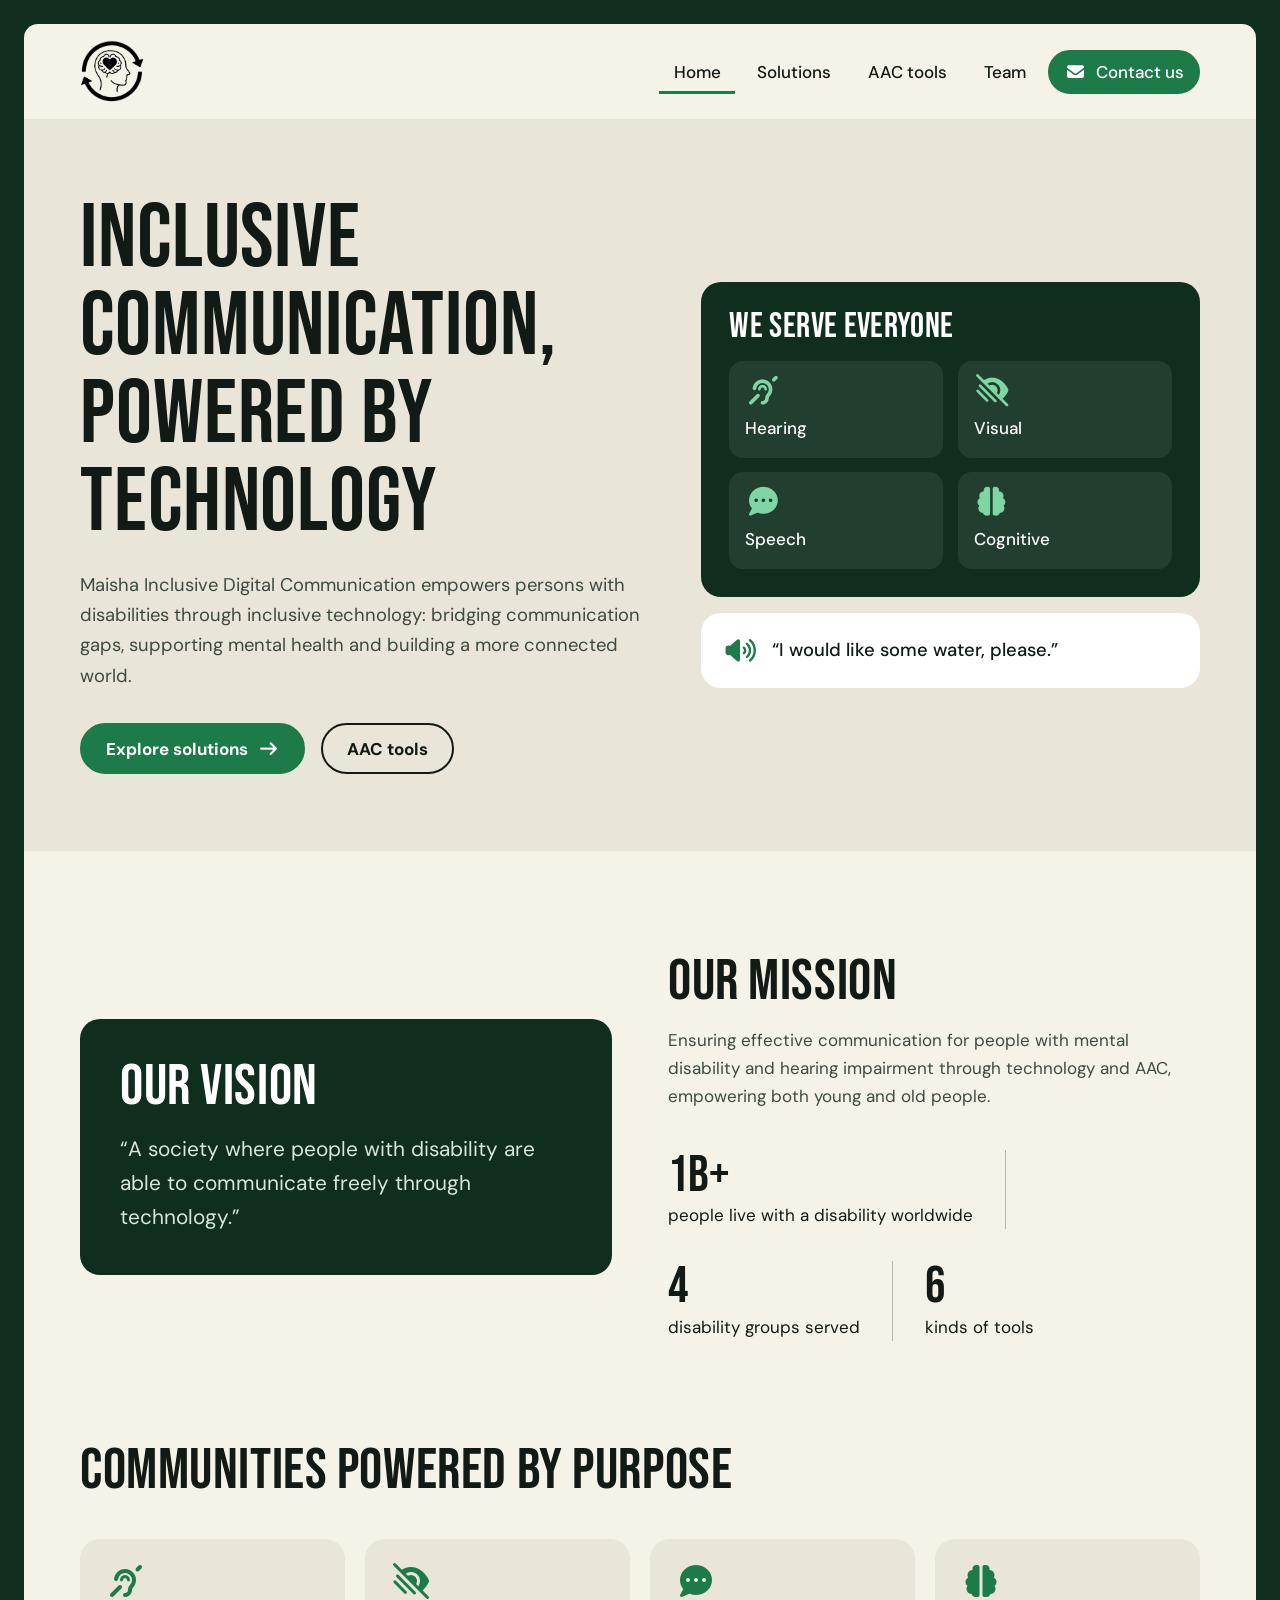
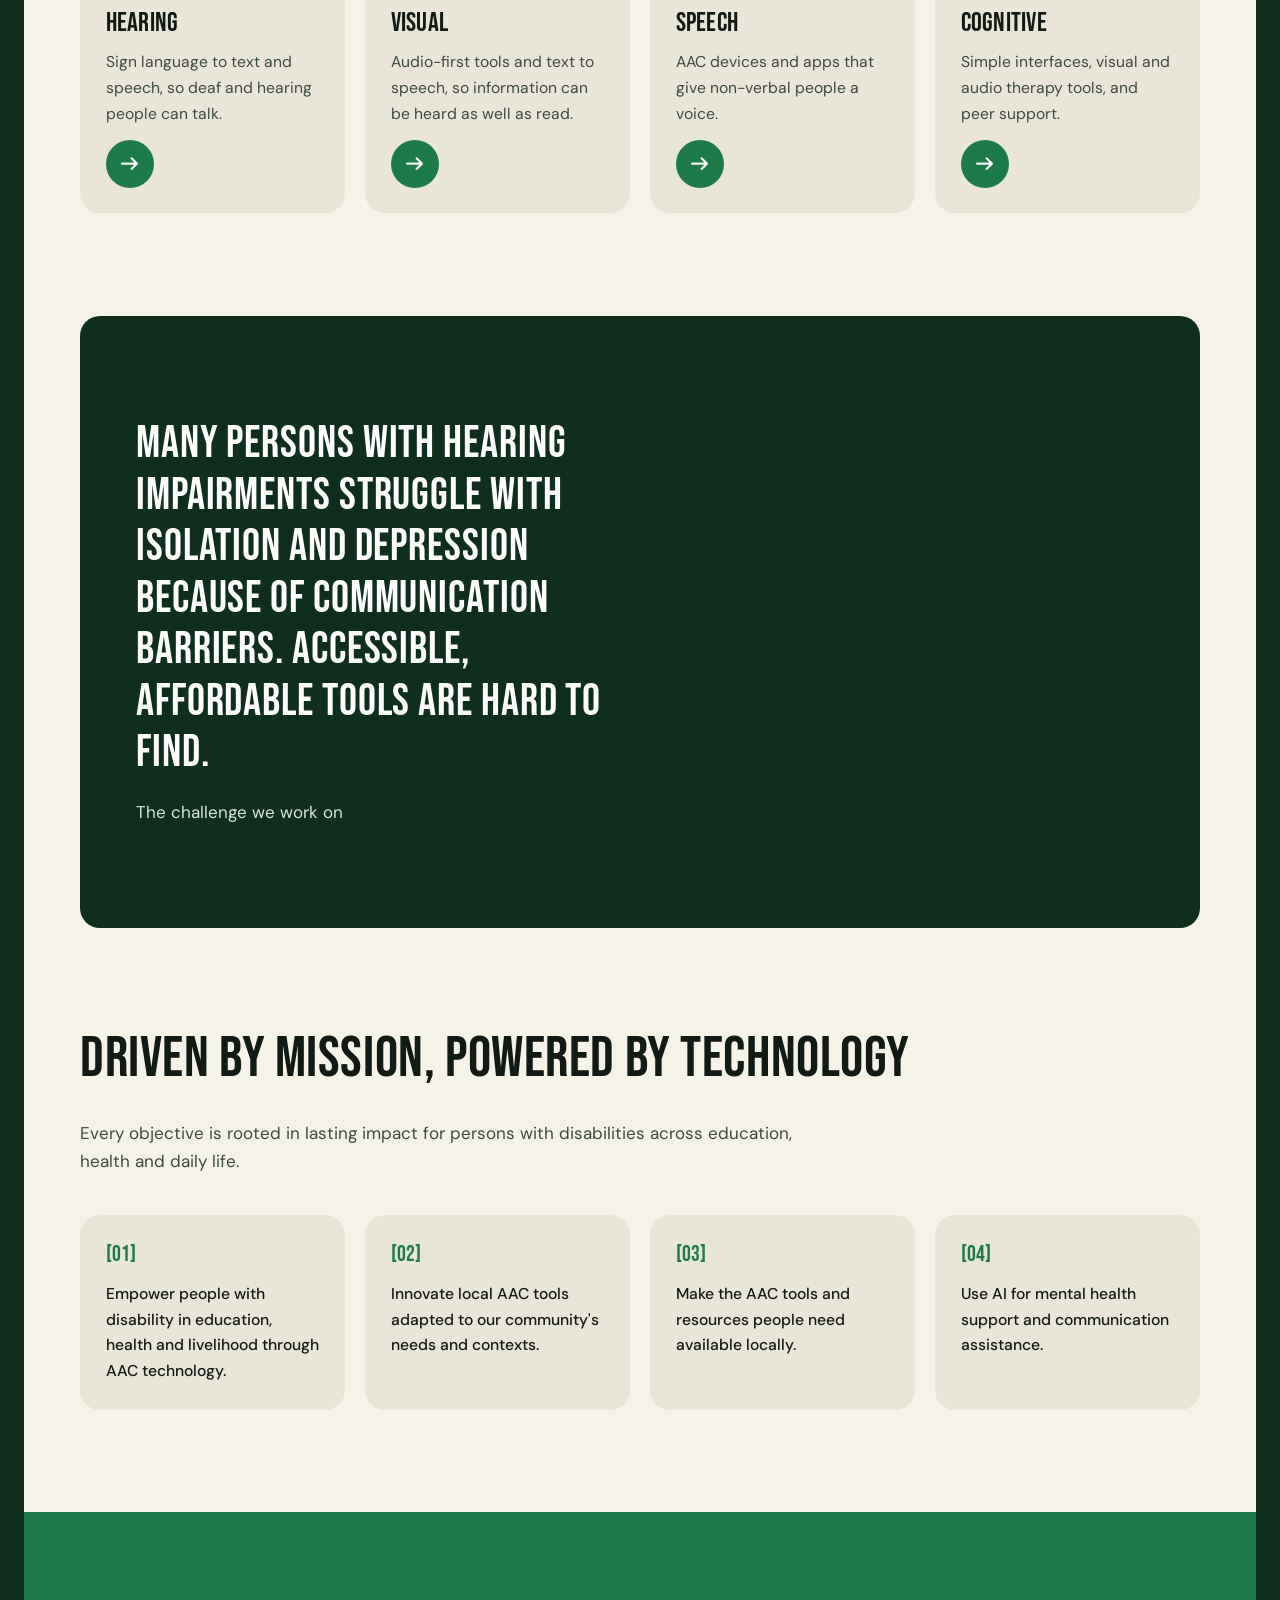
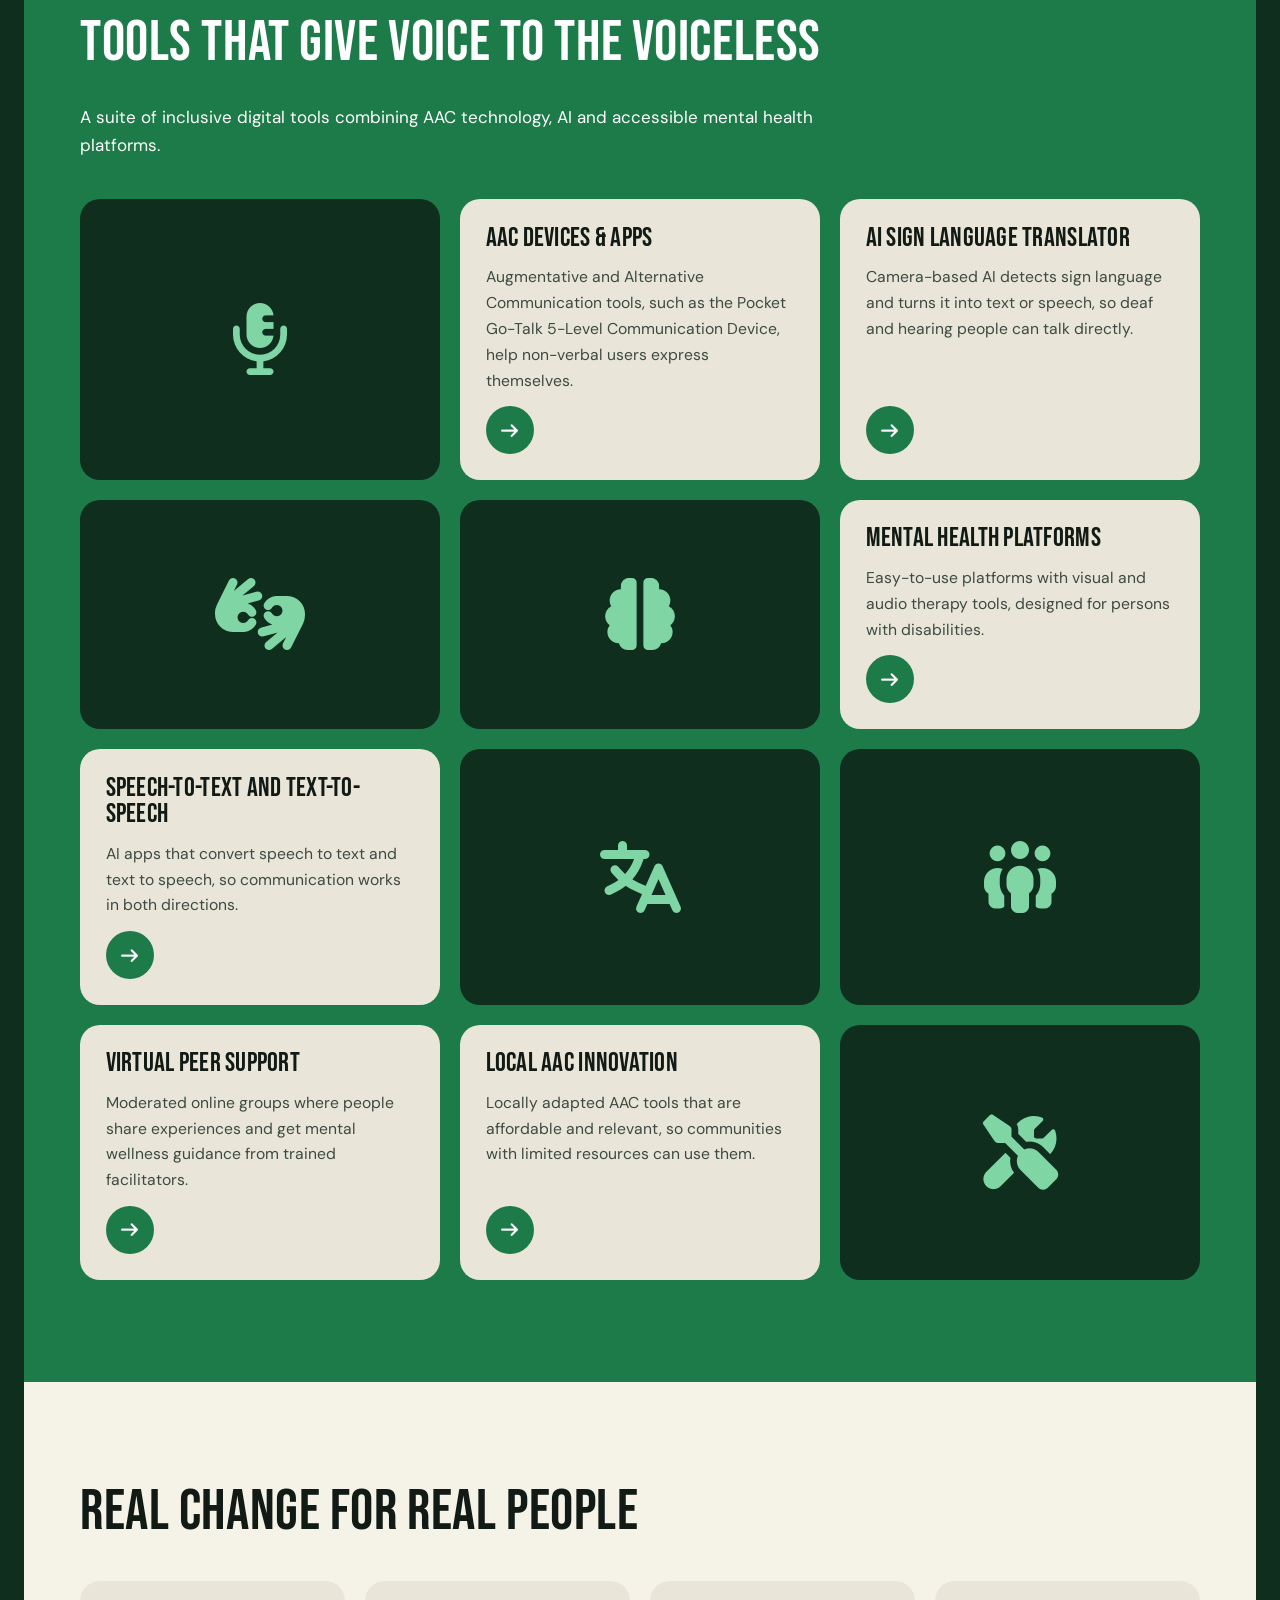
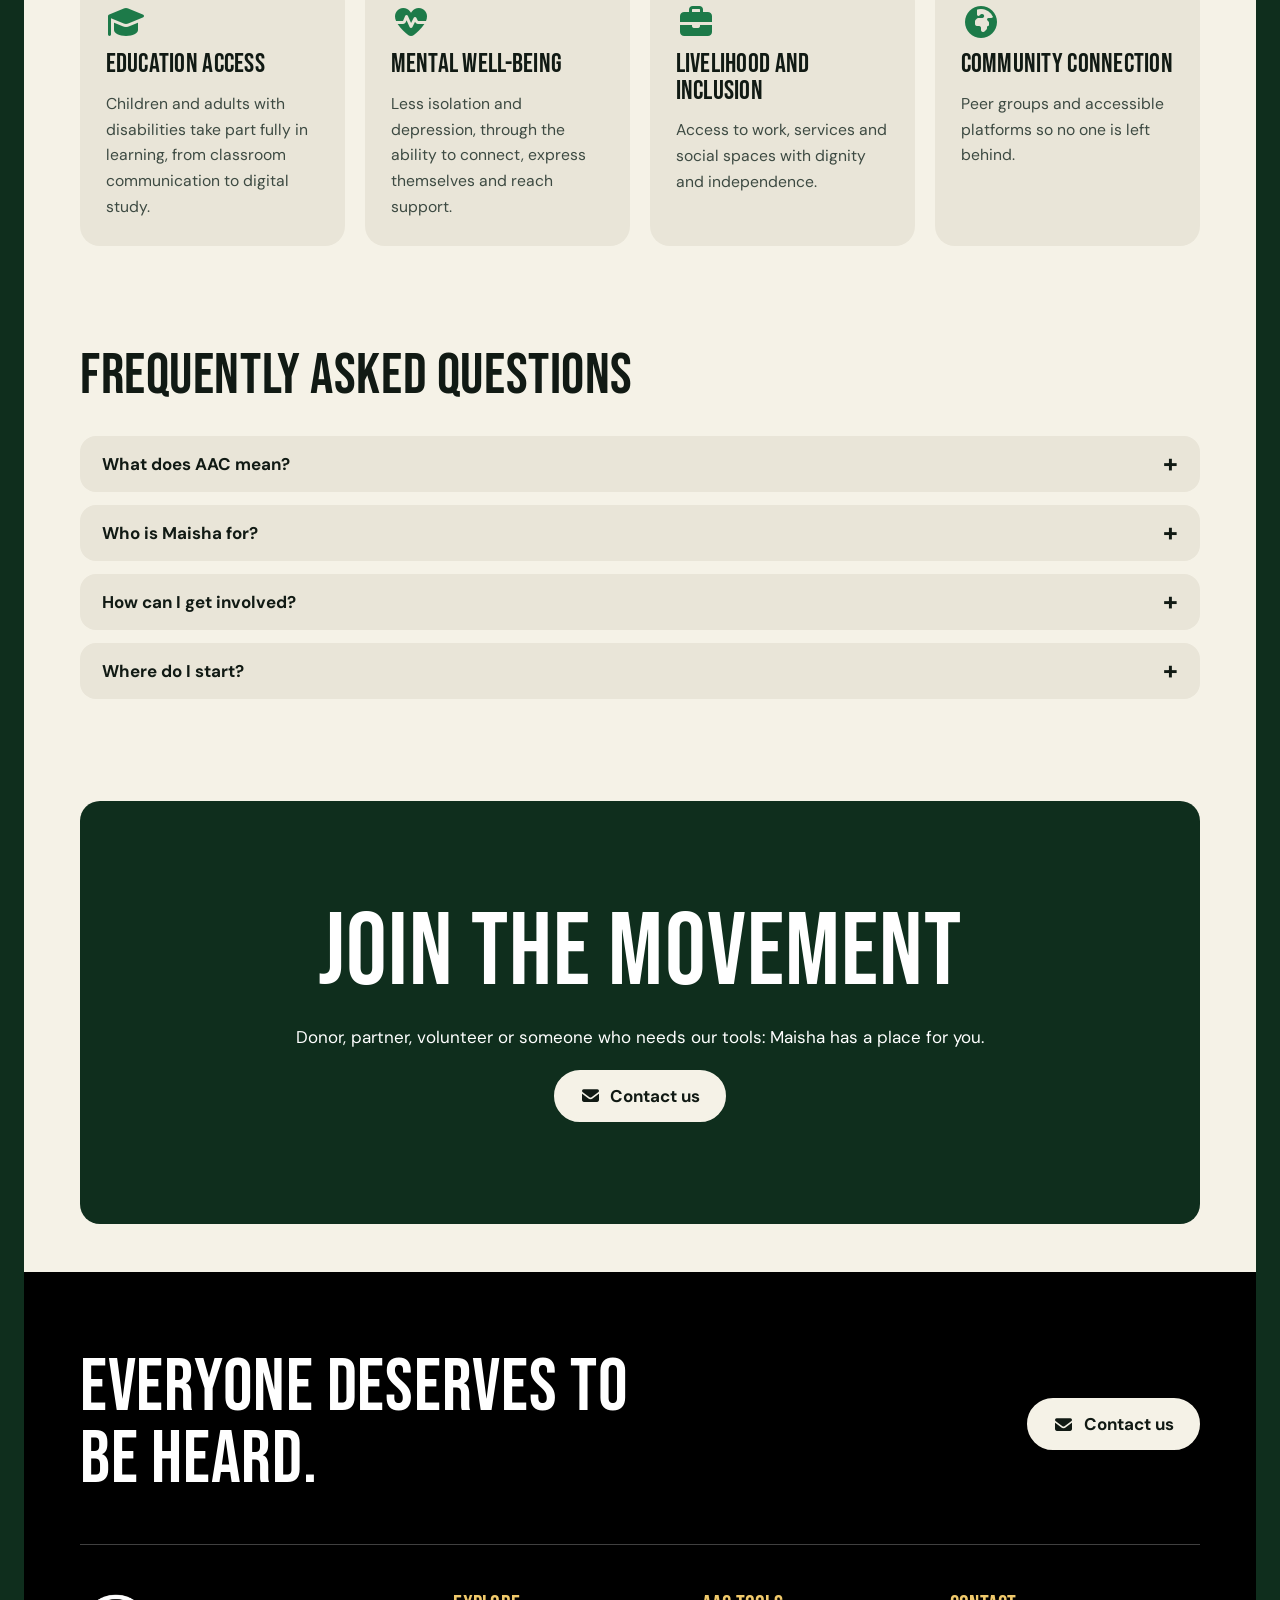
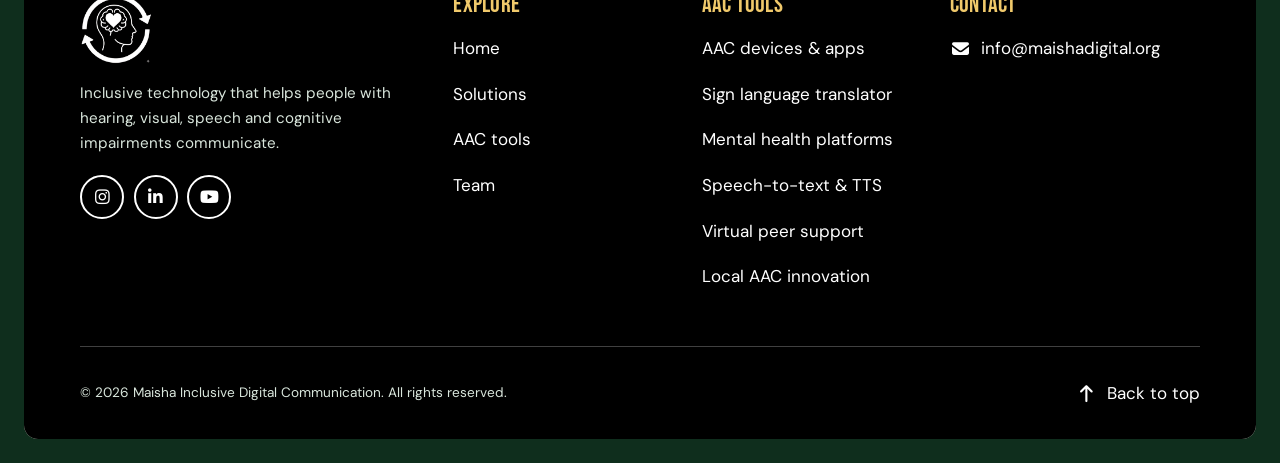
<file: index.html>
<!DOCTYPE html>
<html lang="en">
<head>
<meta charset="UTF-8"><meta name="viewport" content="width=device-width, initial-scale=1">
<title>Inclusive communication for all | Maisha Inclusive Digital Communication</title>
<meta name="description" content="Maisha uses AAC, AI and accessible mental health tools to help people with hearing, visual, speech and cognitive impairments communicate.">
<meta name="theme-color" content="#0f2e1d">
<link rel="icon" href="asset/dark-logo.png">
<link rel="stylesheet" href="vendor/fa/css/all.min.css">
<link rel="stylesheet" href="styles.css">
</head>
<body>
<a class="skip" href="#main">Skip to main content</a>
<div class="shell">
<header>
<a class="logo" href="index.html"><img src="asset/dark-logo.png" alt="Maisha Inclusive Digital Communication — home"></a>
<button class="menu-btn" id="menu-btn" aria-expanded="false" aria-controls="nav"><i class="fa-solid fa-bars" aria-hidden="true"></i><span>Menu</span></button>
<nav aria-label="Main"><ul class="nav" id="nav"><li><a href="index.html" aria-current="page">Home</a></li><li><a href="index.html#solutions">Solutions</a></li><li><a href="aac-tools.html">AAC tools</a></li><li><a href="team.html">Team</a></li><li><a class="btn" href="mailto:info@maishadigital.org"><i class="fa-solid fa-envelope" aria-hidden="true"></i>Contact us</a></li></ul></nav>
</header>
<div class="scrim" id="scrim"></div>
<main id="main">
<section class="hero" aria-labelledby="h1">
<div><h1 id="h1">Inclusive communication, powered by technology</h1>
<p>Maisha Inclusive Digital Communication empowers persons with disabilities through inclusive technology: bridging communication gaps, supporting mental health and building a more connected world.</p>
<div class="row"><a class="btn" href="#solutions">Explore solutions <i class="fa-solid fa-arrow-right" aria-hidden="true"></i></a><a class="btn ghost" href="aac-tools.html">AAC tools</a></div></div>
<div><div class="panel dark"><h2 style="font-size:2.2rem">We serve everyone</h2><ul class="group4"><li><i class="fa-solid fa-ear-deaf" aria-hidden="true"></i><span>Hearing</span></li><li><i class="fa-solid fa-low-vision" aria-hidden="true"></i><span>Visual</span></li><li><i class="fa-solid fa-comment-dots" aria-hidden="true"></i><span>Speech</span></li><li><i class="fa-solid fa-brain" aria-hidden="true"></i><span>Cognitive</span></li></ul></div>
<div class="bubble"><i class="fa-solid fa-volume-high" aria-hidden="true"></i><p>“I would like some water, please.”</p></div></div>
</section>
<section class="wrap" aria-labelledby="about"><div class="about">
<div class="panel dark" style="padding:2.5rem"><h2 id="about">Our vision</h2><p style="margin-top:1rem;font-size:1.3rem">“A society where people with disability are able to communicate freely through technology.”</p></div>
<div><h2>Our mission</h2><p style="margin:1rem 0 0">Ensuring effective communication for people with mental disability and hearing impairment through technology and AAC, empowering both young and old people.</p>
<ul class="stats"><li><b>1B+</b>people live with a disability worldwide</li><li><b>4</b>disability groups served</li><li><b>6</b>kinds of tools</li></ul></div></div></section>
<section class="wrap" style="padding-top:0" aria-labelledby="who"><div class="head"><h2 id="who">Communities powered by purpose</h2></div><div class="grid g4"><article class="card"><i class="ic fa-solid fa-ear-deaf" aria-hidden="true"></i><h3>Hearing</h3><p>Sign language to text and speech, so deaf and hearing people can talk.</p><a class="dot" href="aac-tools.html" aria-label="See AAC tools for hearing needs"><i class="fa-solid fa-arrow-right" aria-hidden="true"></i></a></article><article class="card"><i class="ic fa-solid fa-low-vision" aria-hidden="true"></i><h3>Visual</h3><p>Audio-first tools and text to speech, so information can be heard as well as read.</p><a class="dot" href="aac-tools.html" aria-label="See AAC tools for visual needs"><i class="fa-solid fa-arrow-right" aria-hidden="true"></i></a></article><article class="card"><i class="ic fa-solid fa-comment-dots" aria-hidden="true"></i><h3>Speech</h3><p>AAC devices and apps that give non-verbal people a voice.</p><a class="dot" href="aac-tools.html" aria-label="See AAC tools for speech needs"><i class="fa-solid fa-arrow-right" aria-hidden="true"></i></a></article><article class="card"><i class="ic fa-solid fa-brain" aria-hidden="true"></i><h3>Cognitive</h3><p>Simple interfaces, visual and audio therapy tools, and peer support.</p><a class="dot" href="aac-tools.html" aria-label="See AAC tools for cognitive needs"><i class="fa-solid fa-arrow-right" aria-hidden="true"></i></a></article></div></section>
<section class="band dark wrap" aria-labelledby="problem"><h2 id="problem" class="sr-only">The challenge</h2>
<blockquote>Many persons with hearing impairments struggle with isolation and depression because of communication barriers. Accessible, affordable tools are hard to find.</blockquote><cite>The challenge we work on</cite></section>
<section class="wrap" aria-labelledby="obj"><div class="head"><h2 id="obj">Driven by mission, powered by technology</h2><p>Every objective is rooted in lasting impact for persons with disabilities across education, health and daily life.</p></div><div class="grid g4"><article class="card"><span class="num" aria-hidden="true">[01]</span><h3 class="sr-only">Objective 1</h3><p style="color:var(--ink);font-weight:500">Empower people with disability in education, health and livelihood through AAC technology.</p></article><article class="card"><span class="num" aria-hidden="true">[02]</span><h3 class="sr-only">Objective 2</h3><p style="color:var(--ink);font-weight:500">Innovate local AAC tools adapted to our community's needs and contexts.</p></article><article class="card"><span class="num" aria-hidden="true">[03]</span><h3 class="sr-only">Objective 3</h3><p style="color:var(--ink);font-weight:500">Make the AAC tools and resources people need available locally.</p></article><article class="card"><span class="num" aria-hidden="true">[04]</span><h3 class="sr-only">Objective 4</h3><p style="color:var(--ink);font-weight:500">Use AI for mental health support and communication assistance.</p></article></div></section>
<section class="green wrap" id="solutions" aria-labelledby="sols" style="margin:0"><div class="head"><h2 id="sols">Tools that give voice to the voiceless</h2><p>A suite of inclusive digital tools combining AAC technology, AI and accessible mental health platforms.</p></div><div class="grid g3"><div class="tile" aria-hidden="true"><i class="fa-solid fa-microphone-lines" aria-hidden="true"></i></div><article class="card"><h3>AAC devices & apps</h3><p>Augmentative and Alternative Communication tools, such as the Pocket Go-Talk 5-Level Communication Device, help non-verbal users express themselves.</p><a class="dot" href="aac-tools.html#aac" aria-label="Read more: AAC devices & apps"><i class="fa-solid fa-arrow-right" aria-hidden="true"></i></a></article><article class="card"><h3>AI sign language translator</h3><p>Camera-based AI detects sign language and turns it into text or speech, so deaf and hearing people can talk directly.</p><a class="dot" href="aac-tools.html#sign" aria-label="Read more: AI sign language translator"><i class="fa-solid fa-arrow-right" aria-hidden="true"></i></a></article><div class="tile" aria-hidden="true"><i class="fa-solid fa-hands-asl-interpreting" aria-hidden="true"></i></div><div class="tile" aria-hidden="true"><i class="fa-solid fa-brain" aria-hidden="true"></i></div><article class="card"><h3>Mental health platforms</h3><p>Easy-to-use platforms with visual and audio therapy tools, designed for persons with disabilities.</p><a class="dot" href="aac-tools.html#mental" aria-label="Read more: Mental health platforms"><i class="fa-solid fa-arrow-right" aria-hidden="true"></i></a></article><article class="card"><h3>Speech-to-text and text-to-speech</h3><p>AI apps that convert speech to text and text to speech, so communication works in both directions.</p><a class="dot" href="aac-tools.html#stt" aria-label="Read more: Speech-to-text and text-to-speech"><i class="fa-solid fa-arrow-right" aria-hidden="true"></i></a></article><div class="tile" aria-hidden="true"><i class="fa-solid fa-language" aria-hidden="true"></i></div><div class="tile" aria-hidden="true"><i class="fa-solid fa-people-group" aria-hidden="true"></i></div><article class="card"><h3>Virtual peer support</h3><p>Moderated online groups where people share experiences and get mental wellness guidance from trained facilitators.</p><a class="dot" href="aac-tools.html#peer" aria-label="Read more: Virtual peer support"><i class="fa-solid fa-arrow-right" aria-hidden="true"></i></a></article><article class="card"><h3>Local AAC innovation</h3><p>Locally adapted AAC tools that are affordable and relevant, so communities with limited resources can use them.</p><a class="dot" href="aac-tools.html#local" aria-label="Read more: Local AAC innovation"><i class="fa-solid fa-arrow-right" aria-hidden="true"></i></a></article><div class="tile" aria-hidden="true"><i class="fa-solid fa-screwdriver-wrench" aria-hidden="true"></i></div></div></section>
<section class="wrap" aria-labelledby="impact"><div class="head"><h2 id="impact">Real change for real people</h2></div><div class="grid g4"><article class="card"><i class="ic fa-solid fa-graduation-cap" aria-hidden="true"></i><h3>Education access</h3><p>Children and adults with disabilities take part fully in learning, from classroom communication to digital study.</p></article><article class="card"><i class="ic fa-solid fa-heart-pulse" aria-hidden="true"></i><h3>Mental well-being</h3><p>Less isolation and depression, through the ability to connect, express themselves and reach support.</p></article><article class="card"><i class="ic fa-solid fa-briefcase" aria-hidden="true"></i><h3>Livelihood and inclusion</h3><p>Access to work, services and social spaces with dignity and independence.</p></article><article class="card"><i class="ic fa-solid fa-earth-africa" aria-hidden="true"></i><h3>Community connection</h3><p>Peer groups and accessible platforms so no one is left behind.</p></article></div></section>
<section class="wrap" style="padding-top:0" aria-labelledby="faq"><h2 id="faq" style="margin-bottom:2rem">Frequently asked questions</h2><details><summary>What does AAC mean?</summary><p>Augmentative and Alternative Communication: tools and methods, from picture boards to speech apps, that help people who cannot rely on speech alone.</p></details><details><summary>Who is Maisha for?</summary><p>People with hearing, visual, speech or cognitive impairments, young and old, plus the families, schools and clinics who support them.</p></details><details><summary>How can I get involved?</summary><p>Donors, partners, volunteers and people who need our tools are all welcome. Email us and we will reply with next steps.</p></details><details><summary>Where do I start?</summary><p>Browse the AAC tools page to see what exists for each need, then contact us to talk it through.</p></details></section>
<section class="band dark wrap cta" id="contact" aria-labelledby="join"><h2 id="join">Join the movement</h2><p>Donor, partner, volunteer or someone who needs our tools: Maisha has a place for you.</p><a class="btn light" href="mailto:info@maishadigital.org"><i class="fa-solid fa-envelope" aria-hidden="true"></i>Contact us</a></section>
<div style="height:3rem"></div>
</main>
<footer class="site-footer">
<div class="foot-top"><h2>Everyone deserves to be heard.</h2><a class="btn light" href="mailto:info@maishadigital.org"><i class="fa-solid fa-envelope" aria-hidden="true"></i>Contact us</a></div>
<div class="foot-grid">
<div class="foot-brand"><a href="index.html"><img src="asset/light-logo.png" alt="Maisha Inclusive Digital Communication — home"></a><p>Inclusive technology that helps people with hearing, visual, speech and cognitive impairments communicate.</p>
<!-- TODO: replace each social link with the real Maisha profile URL -->
<nav aria-label="Social media"><ul class="social"><li><a href="https://www.instagram.com/" target="_blank" rel="noopener noreferrer" aria-label="Maisha on Instagram (opens in a new tab)"><i class="fa-brands fa-instagram" aria-hidden="true"></i></a></li><li><a href="https://www.linkedin.com/" target="_blank" rel="noopener noreferrer" aria-label="Maisha on LinkedIn (opens in a new tab)"><i class="fa-brands fa-linkedin-in" aria-hidden="true"></i></a></li><li><a href="https://www.youtube.com/" target="_blank" rel="noopener noreferrer" aria-label="Maisha on YouTube (opens in a new tab)"><i class="fa-brands fa-youtube" aria-hidden="true"></i></a></li></ul></nav></div>
<nav aria-label="Explore"><h3>Explore</h3><ul><li><a href="index.html">Home</a></li><li><a href="index.html#solutions">Solutions</a></li><li><a href="aac-tools.html">AAC tools</a></li><li><a href="team.html">Team</a></li></ul></nav>
<nav aria-label="AAC tools"><h3>AAC tools</h3><ul><li><a href="aac-tools.html#aac">AAC devices & apps</a></li><li><a href="aac-tools.html#sign">Sign language translator</a></li><li><a href="aac-tools.html#mental">Mental health platforms</a></li><li><a href="aac-tools.html#stt">Speech-to-text & TTS</a></li><li><a href="aac-tools.html#peer">Virtual peer support</a></li><li><a href="aac-tools.html#local">Local AAC innovation</a></li></ul></nav>
<div><h3>Contact</h3><ul><li><a href="mailto:info@maishadigital.org"><i class="fa-solid fa-envelope" aria-hidden="true"></i>info@maishadigital.org</a></li></ul></div>
</div>
<div class="foot-bottom"><p>© 2026 Maisha Inclusive Digital Communication. All rights reserved.</p><a href="#main"><i class="fa-solid fa-arrow-up" aria-hidden="true"></i>Back to top</a></div>
</footer>
</div>
<script src="script.js"></script>
</body>
</html>
</file>
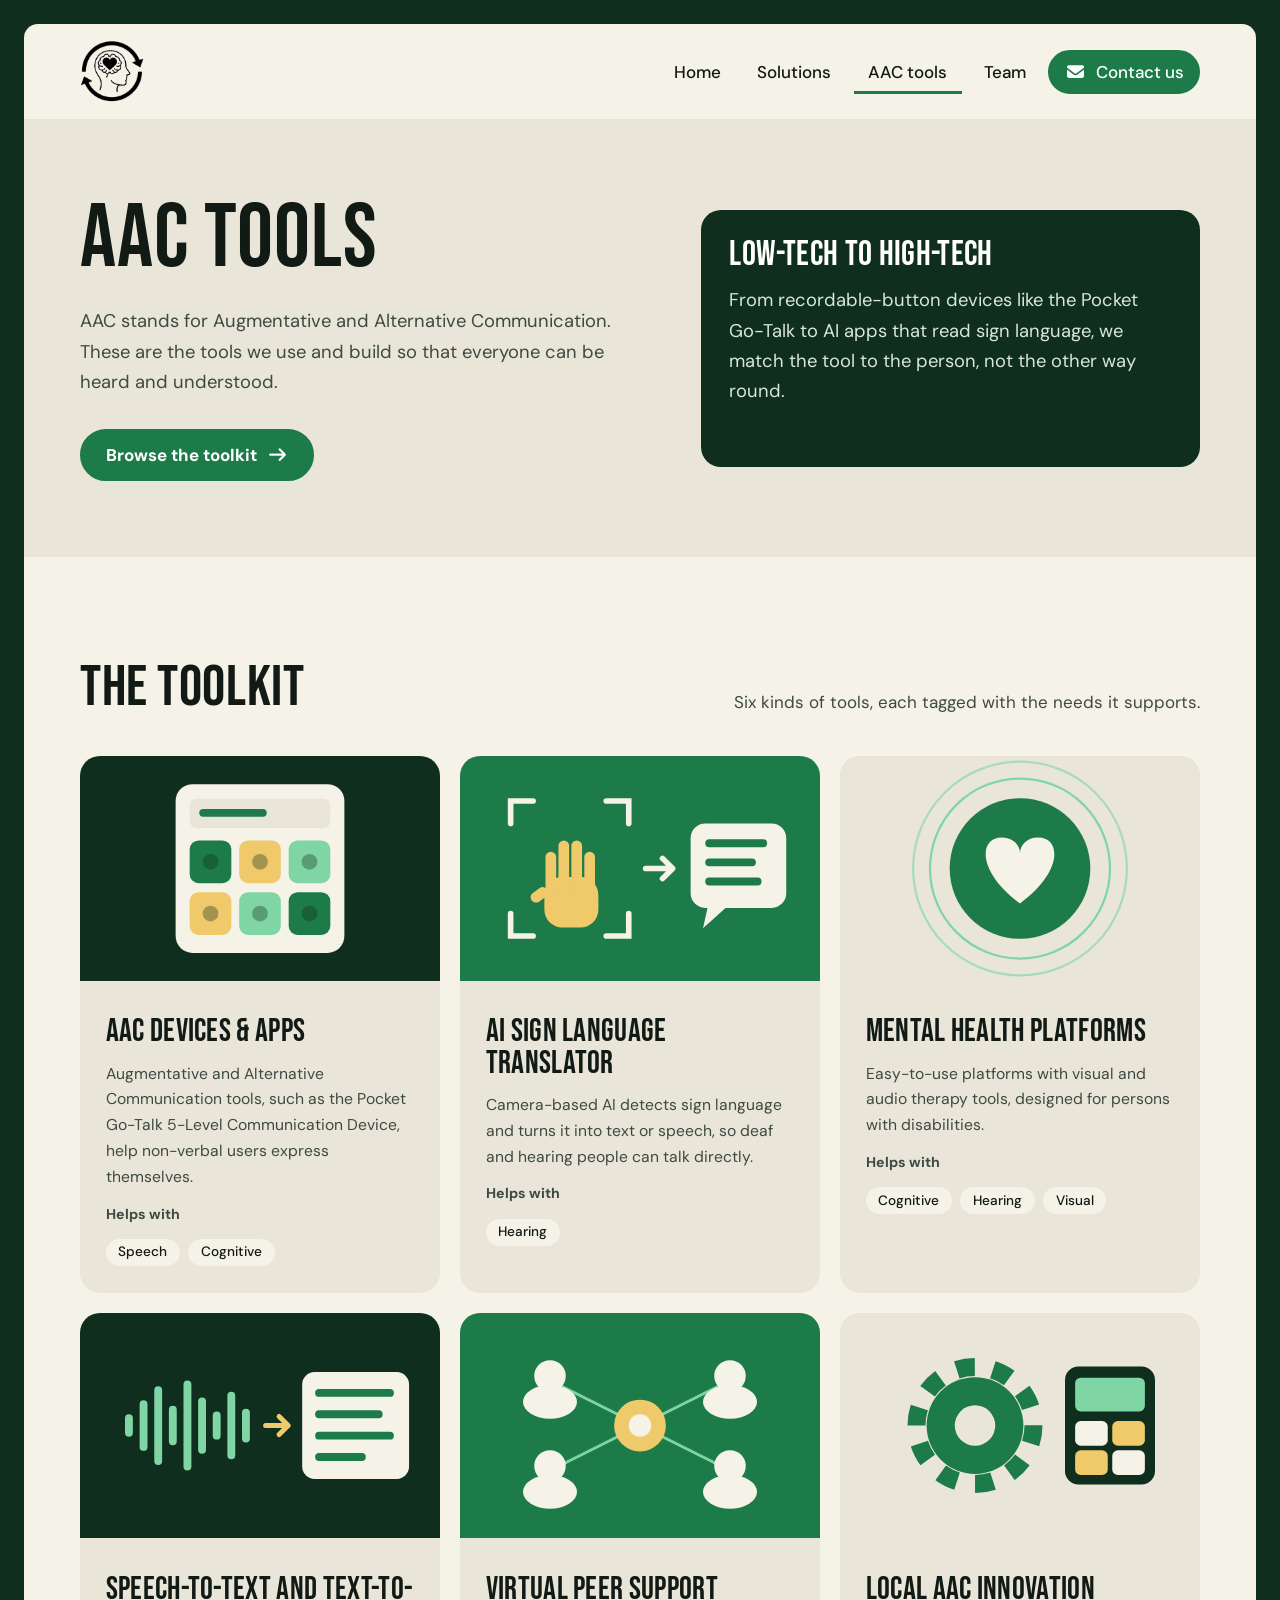
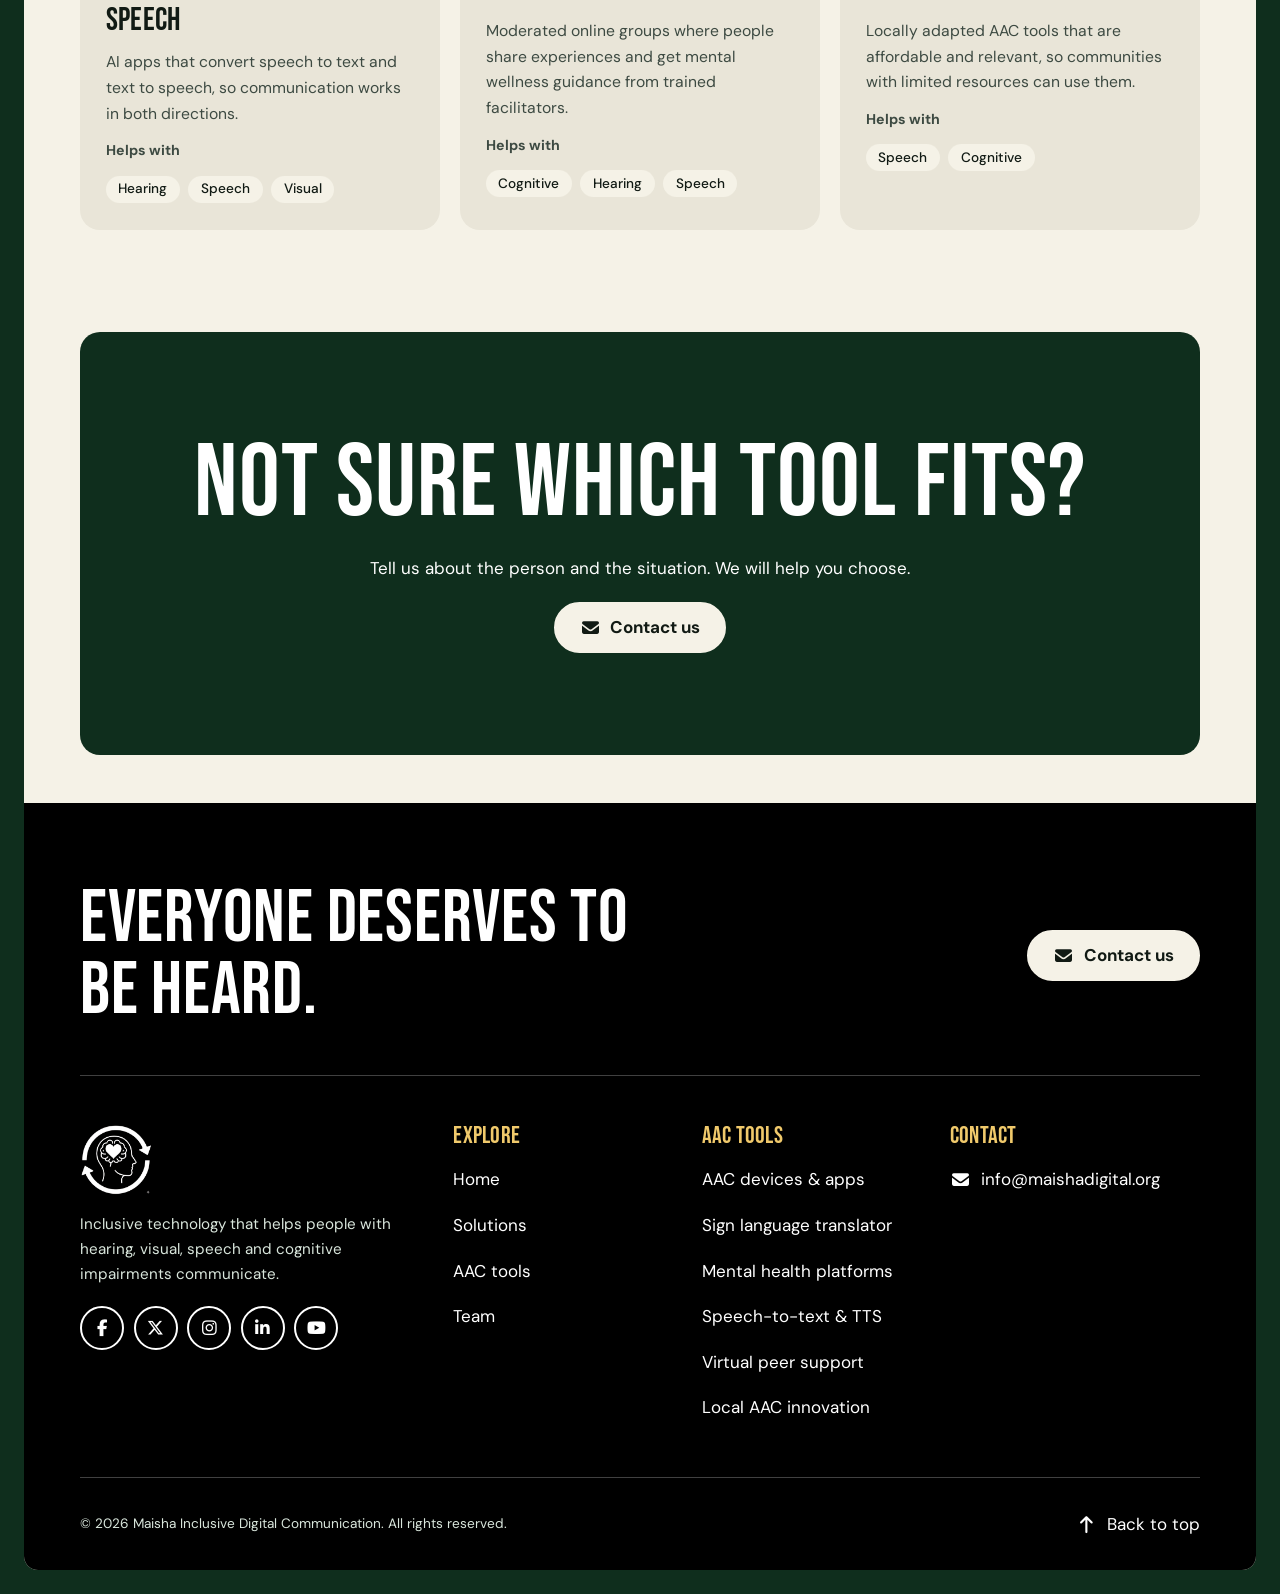
<file: aac-tools.html>
<!DOCTYPE html>
<html lang="en">
<head>
<meta charset="UTF-8"><meta name="viewport" content="width=device-width, initial-scale=1">
<title>AAC tools | Maisha Inclusive Digital Communication</title>
<meta name="description" content="Browse the AAC devices, AI apps and support tools Maisha uses to help people communicate.">
<meta name="theme-color" content="#0f2e1d">
<link rel="icon" href="asset/dark-logo.png">
<link rel="stylesheet" href="vendor/fa/css/all.min.css">
<link rel="stylesheet" href="styles.css">
</head>
<body>
<a class="skip" href="#main">Skip to main content</a>
<div class="shell">
<header>
<a class="logo" href="index.html"><img src="asset/dark-logo.png" alt="Maisha Inclusive Digital Communication — home"></a>
<button class="menu-btn" id="menu-btn" aria-expanded="false" aria-controls="nav"><i class="fa-solid fa-bars" aria-hidden="true"></i><span>Menu</span></button>
<nav aria-label="Main"><ul class="nav" id="nav"><li><a href="index.html">Home</a></li><li><a href="index.html#solutions">Solutions</a></li><li><a href="aac-tools.html" aria-current="page">AAC tools</a></li><li><a href="team.html">Team</a></li><li><a class="btn" href="mailto:info@maishadigital.org"><i class="fa-solid fa-envelope" aria-hidden="true"></i>Contact us</a></li></ul></nav>
</header>
<div class="scrim" id="scrim"></div>
<main id="main">
<section class="hero" aria-labelledby="h1"><div><h1 id="h1">AAC tools</h1><p>AAC stands for Augmentative and Alternative Communication. These are the tools we use and build so that everyone can be heard and understood.</p><a class="btn" href="#toolkit">Browse the toolkit <i class="fa-solid fa-arrow-right" aria-hidden="true"></i></a></div>
<div class="panel dark"><h2 style="font-size:2.2rem">Low-tech to high-tech</h2><p style="margin-top:.8rem">From recordable-button devices like the Pocket Go-Talk to AI apps that read sign language, we match the tool to the person, not the other way round.</p></div></section>
<section class="wrap" id="toolkit" aria-labelledby="tk"><div class="head"><h2 id="tk">The toolkit</h2><p>Six kinds of tools, each tagged with the needs it supports.</p></div><div class="grid g3"><article class="card media" id="aac"><img src="asset/aac/aac.svg" alt="" width="640" height="400" loading="lazy"><div class="body"><h2 style="font-size:2rem">AAC devices & apps</h2><p>Augmentative and Alternative Communication tools, such as the Pocket Go-Talk 5-Level Communication Device, help non-verbal users express themselves.</p><small>Helps with</small><div class="row" style="gap:.5rem"><span class="tag">Speech</span><span class="tag">Cognitive</span></div></div></article><article class="card media" id="sign"><img src="asset/aac/sign.svg" alt="" width="640" height="400" loading="lazy"><div class="body"><h2 style="font-size:2rem">AI sign language translator</h2><p>Camera-based AI detects sign language and turns it into text or speech, so deaf and hearing people can talk directly.</p><small>Helps with</small><div class="row" style="gap:.5rem"><span class="tag">Hearing</span></div></div></article><article class="card media" id="mental"><img src="asset/aac/mental.svg" alt="" width="640" height="400" loading="lazy"><div class="body"><h2 style="font-size:2rem">Mental health platforms</h2><p>Easy-to-use platforms with visual and audio therapy tools, designed for persons with disabilities.</p><small>Helps with</small><div class="row" style="gap:.5rem"><span class="tag">Cognitive</span><span class="tag">Hearing</span><span class="tag">Visual</span></div></div></article><article class="card media" id="stt"><img src="asset/aac/stt.svg" alt="" width="640" height="400" loading="lazy"><div class="body"><h2 style="font-size:2rem">Speech-to-text and text-to-speech</h2><p>AI apps that convert speech to text and text to speech, so communication works in both directions.</p><small>Helps with</small><div class="row" style="gap:.5rem"><span class="tag">Hearing</span><span class="tag">Speech</span><span class="tag">Visual</span></div></div></article><article class="card media" id="peer"><img src="asset/aac/peer.svg" alt="" width="640" height="400" loading="lazy"><div class="body"><h2 style="font-size:2rem">Virtual peer support</h2><p>Moderated online groups where people share experiences and get mental wellness guidance from trained facilitators.</p><small>Helps with</small><div class="row" style="gap:.5rem"><span class="tag">Cognitive</span><span class="tag">Hearing</span><span class="tag">Speech</span></div></div></article><article class="card media" id="local"><img src="asset/aac/local.svg" alt="" width="640" height="400" loading="lazy"><div class="body"><h2 style="font-size:2rem">Local AAC innovation</h2><p>Locally adapted AAC tools that are affordable and relevant, so communities with limited resources can use them.</p><small>Helps with</small><div class="row" style="gap:.5rem"><span class="tag">Speech</span><span class="tag">Cognitive</span></div></div></article></div></section>
<section class="band dark wrap cta" aria-labelledby="help"><h2 id="help">Not sure which tool fits?</h2><p>Tell us about the person and the situation. We will help you choose.</p><a class="btn light" href="mailto:info@maishadigital.org"><i class="fa-solid fa-envelope" aria-hidden="true"></i>Contact us</a></section><div style="height:3rem"></div>
</main>
<footer class="site-footer">
<div class="foot-top"><h2>Everyone deserves to be heard.</h2><a class="btn light" href="mailto:info@maishadigital.org"><i class="fa-solid fa-envelope" aria-hidden="true"></i>Contact us</a></div>
<div class="foot-grid">
<div class="foot-brand"><a href="index.html"><img src="asset/light-logo.png" alt="Maisha Inclusive Digital Communication — home"></a><p>Inclusive technology that helps people with hearing, visual, speech and cognitive impairments communicate.</p>
<!-- TODO: replace each social link with the real Maisha profile URL -->
<nav aria-label="Social media"><ul class="social"><li><a href="https://www.facebook.com/" target="_blank" rel="noopener noreferrer" aria-label="Maisha on Facebook (opens in a new tab)"><i class="fa-brands fa-facebook-f" aria-hidden="true"></i></a></li><li><a href="https://x.com/" target="_blank" rel="noopener noreferrer" aria-label="Maisha on X (opens in a new tab)"><i class="fa-brands fa-x-twitter" aria-hidden="true"></i></a></li><li><a href="https://www.instagram.com/" target="_blank" rel="noopener noreferrer" aria-label="Maisha on Instagram (opens in a new tab)"><i class="fa-brands fa-instagram" aria-hidden="true"></i></a></li><li><a href="https://www.linkedin.com/" target="_blank" rel="noopener noreferrer" aria-label="Maisha on LinkedIn (opens in a new tab)"><i class="fa-brands fa-linkedin-in" aria-hidden="true"></i></a></li><li><a href="https://www.youtube.com/" target="_blank" rel="noopener noreferrer" aria-label="Maisha on YouTube (opens in a new tab)"><i class="fa-brands fa-youtube" aria-hidden="true"></i></a></li></ul></nav></div>
<nav aria-label="Explore"><h3>Explore</h3><ul><li><a href="index.html">Home</a></li><li><a href="index.html#solutions">Solutions</a></li><li><a href="aac-tools.html">AAC tools</a></li><li><a href="team.html">Team</a></li></ul></nav>
<nav aria-label="AAC tools"><h3>AAC tools</h3><ul><li><a href="aac-tools.html#aac">AAC devices & apps</a></li><li><a href="aac-tools.html#sign">Sign language translator</a></li><li><a href="aac-tools.html#mental">Mental health platforms</a></li><li><a href="aac-tools.html#stt">Speech-to-text & TTS</a></li><li><a href="aac-tools.html#peer">Virtual peer support</a></li><li><a href="aac-tools.html#local">Local AAC innovation</a></li></ul></nav>
<div><h3>Contact</h3><ul><li><a href="mailto:info@maishadigital.org"><i class="fa-solid fa-envelope" aria-hidden="true"></i>info@maishadigital.org</a></li></ul></div>
</div>
<div class="foot-bottom"><p>© 2026 Maisha Inclusive Digital Communication. All rights reserved.</p><a href="#main"><i class="fa-solid fa-arrow-up" aria-hidden="true"></i>Back to top</a></div>
</footer>
</div>
<script src="script.js"></script>
</body>
</html>
</file>
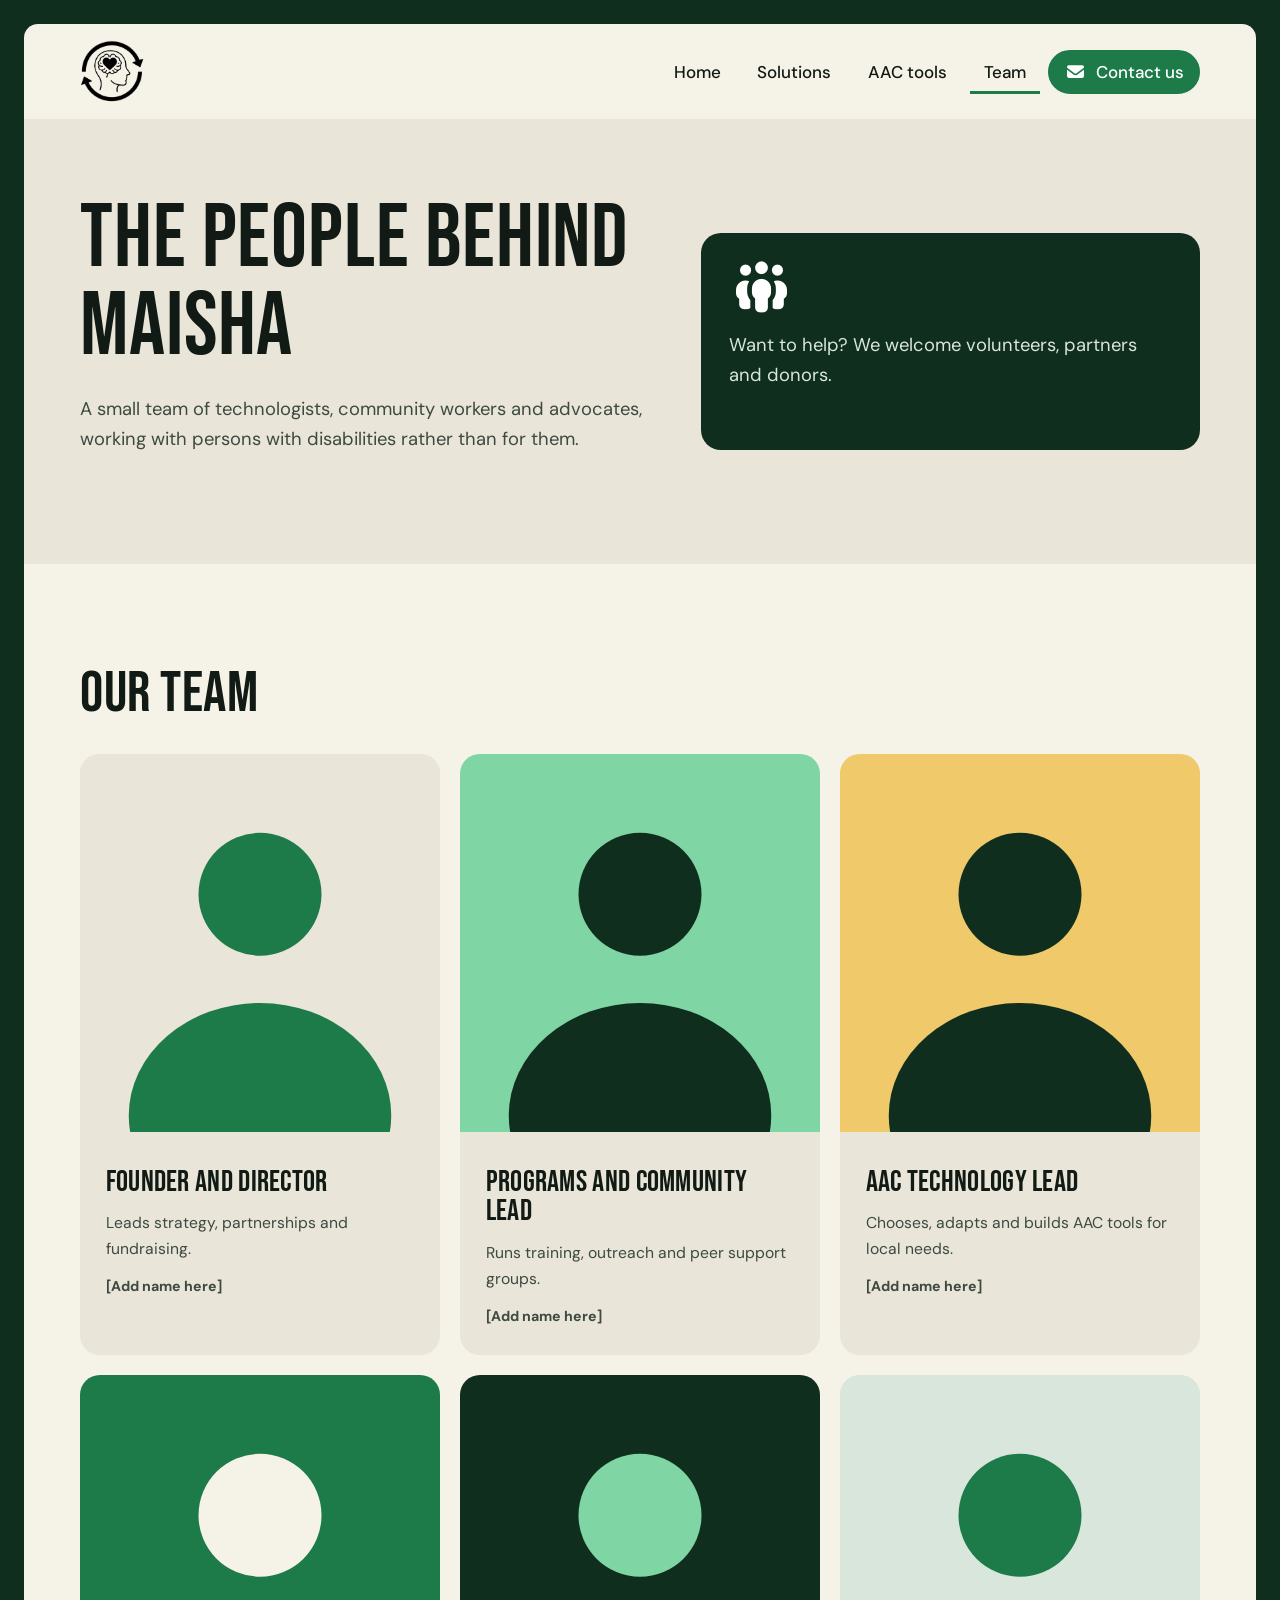
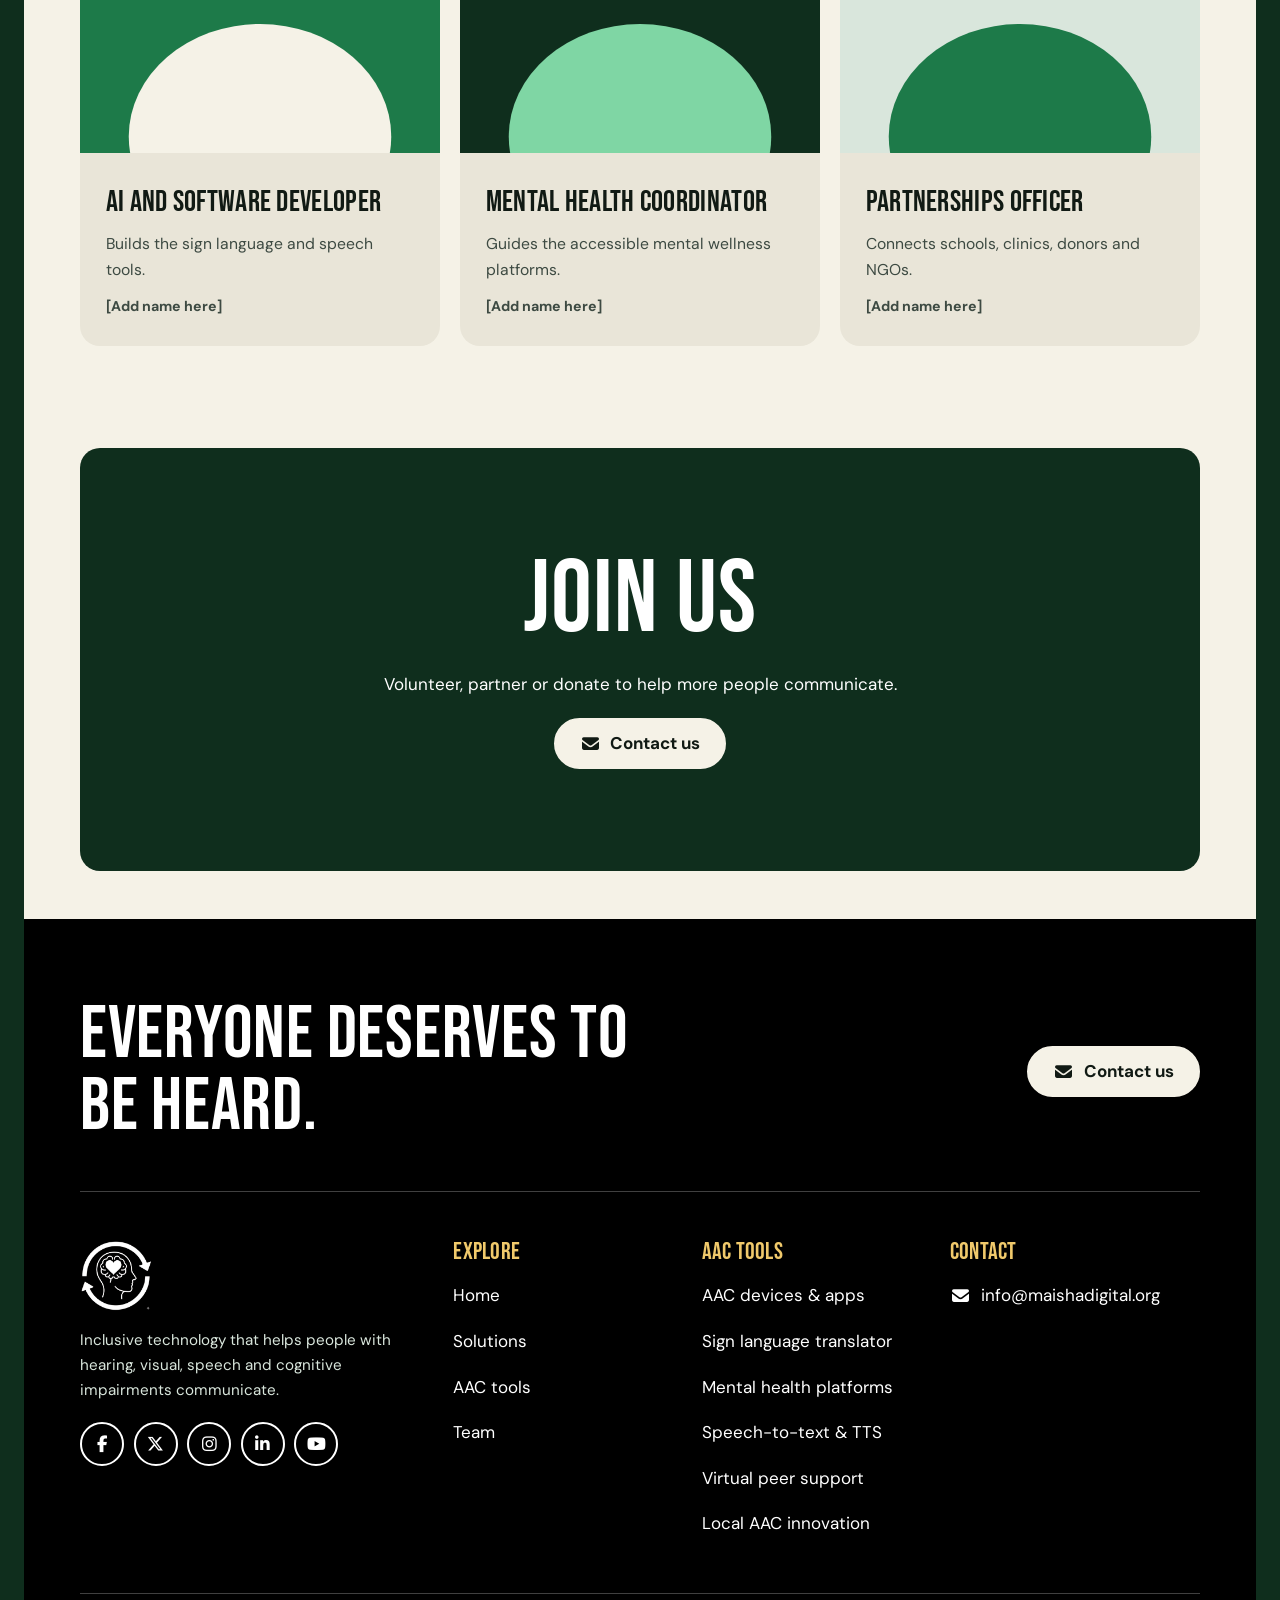
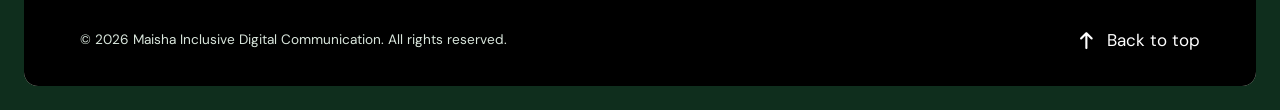
<file: team.html>
<!DOCTYPE html>
<html lang="en">
<head>
<meta charset="UTF-8"><meta name="viewport" content="width=device-width, initial-scale=1">
<title>Team | Maisha Inclusive Digital Communication</title>
<meta name="description" content="Meet the team behind Maisha Inclusive Digital Communication.">
<meta name="theme-color" content="#0f2e1d">
<link rel="icon" href="asset/dark-logo.png">
<link rel="stylesheet" href="vendor/fa/css/all.min.css">
<link rel="stylesheet" href="styles.css">
</head>
<body>
<a class="skip" href="#main">Skip to main content</a>
<div class="shell">
<header>
<a class="logo" href="index.html"><img src="asset/dark-logo.png" alt="Maisha Inclusive Digital Communication — home"></a>
<button class="menu-btn" id="menu-btn" aria-expanded="false" aria-controls="nav"><i class="fa-solid fa-bars" aria-hidden="true"></i><span>Menu</span></button>
<nav aria-label="Main"><ul class="nav" id="nav"><li><a href="index.html">Home</a></li><li><a href="index.html#solutions">Solutions</a></li><li><a href="aac-tools.html">AAC tools</a></li><li><a href="team.html" aria-current="page">Team</a></li><li><a class="btn" href="mailto:info@maishadigital.org"><i class="fa-solid fa-envelope" aria-hidden="true"></i>Contact us</a></li></ul></nav>
</header>
<div class="scrim" id="scrim"></div>
<main id="main">
<section class="hero" aria-labelledby="h1"><div><h1 id="h1">The people behind Maisha</h1><p>A small team of technologists, community workers and advocates, working with persons with disabilities rather than for them.</p></div>
<div class="panel dark"><i class="fa-3x fa-solid fa-people-group" aria-hidden="true"></i><p style="margin-top:1rem">Want to help? We welcome volunteers, partners and donors.</p></div></section>
<!-- TODO: replace each "[Add name here]" with the real name, and swap asset/team/member-N.svg for a photo with alt text like "Photo of Name" -->
<section class="wrap" aria-labelledby="t"><h2 id="t" style="margin-bottom:2rem">Our team</h2><div class="grid g3"><article class="card media person"><img src="asset/team/member-1.svg" alt="" width="480" height="600" loading="lazy"><div class="body"><h2 style="font-size:1.9rem">Founder and director</h2><p>Leads strategy, partnerships and fundraising.</p><small>[Add name here]</small></div></article><article class="card media person"><img src="asset/team/member-2.svg" alt="" width="480" height="600" loading="lazy"><div class="body"><h2 style="font-size:1.9rem">Programs and community lead</h2><p>Runs training, outreach and peer support groups.</p><small>[Add name here]</small></div></article><article class="card media person"><img src="asset/team/member-3.svg" alt="" width="480" height="600" loading="lazy"><div class="body"><h2 style="font-size:1.9rem">AAC technology lead</h2><p>Chooses, adapts and builds AAC tools for local needs.</p><small>[Add name here]</small></div></article><article class="card media person"><img src="asset/team/member-4.svg" alt="" width="480" height="600" loading="lazy"><div class="body"><h2 style="font-size:1.9rem">AI and software developer</h2><p>Builds the sign language and speech tools.</p><small>[Add name here]</small></div></article><article class="card media person"><img src="asset/team/member-5.svg" alt="" width="480" height="600" loading="lazy"><div class="body"><h2 style="font-size:1.9rem">Mental health coordinator</h2><p>Guides the accessible mental wellness platforms.</p><small>[Add name here]</small></div></article><article class="card media person"><img src="asset/team/member-6.svg" alt="" width="480" height="600" loading="lazy"><div class="body"><h2 style="font-size:1.9rem">Partnerships officer</h2><p>Connects schools, clinics, donors and NGOs.</p><small>[Add name here]</small></div></article></div></section>
<section class="band dark wrap cta" aria-labelledby="j"><h2 id="j">Join us</h2><p>Volunteer, partner or donate to help more people communicate.</p><a class="btn light" href="mailto:info@maishadigital.org"><i class="fa-solid fa-envelope" aria-hidden="true"></i>Contact us</a></section><div style="height:3rem"></div>
</main>
<footer class="site-footer">
<div class="foot-top"><h2>Everyone deserves to be heard.</h2><a class="btn light" href="mailto:info@maishadigital.org"><i class="fa-solid fa-envelope" aria-hidden="true"></i>Contact us</a></div>
<div class="foot-grid">
<div class="foot-brand"><a href="index.html"><img src="asset/light-logo.png" alt="Maisha Inclusive Digital Communication — home"></a><p>Inclusive technology that helps people with hearing, visual, speech and cognitive impairments communicate.</p>
<!-- TODO: replace each social link with the real Maisha profile URL -->
<nav aria-label="Social media"><ul class="social"><li><a href="https://www.facebook.com/" target="_blank" rel="noopener noreferrer" aria-label="Maisha on Facebook (opens in a new tab)"><i class="fa-brands fa-facebook-f" aria-hidden="true"></i></a></li><li><a href="https://x.com/" target="_blank" rel="noopener noreferrer" aria-label="Maisha on X (opens in a new tab)"><i class="fa-brands fa-x-twitter" aria-hidden="true"></i></a></li><li><a href="https://www.instagram.com/" target="_blank" rel="noopener noreferrer" aria-label="Maisha on Instagram (opens in a new tab)"><i class="fa-brands fa-instagram" aria-hidden="true"></i></a></li><li><a href="https://www.linkedin.com/" target="_blank" rel="noopener noreferrer" aria-label="Maisha on LinkedIn (opens in a new tab)"><i class="fa-brands fa-linkedin-in" aria-hidden="true"></i></a></li><li><a href="https://www.youtube.com/" target="_blank" rel="noopener noreferrer" aria-label="Maisha on YouTube (opens in a new tab)"><i class="fa-brands fa-youtube" aria-hidden="true"></i></a></li></ul></nav></div>
<nav aria-label="Explore"><h3>Explore</h3><ul><li><a href="index.html">Home</a></li><li><a href="index.html#solutions">Solutions</a></li><li><a href="aac-tools.html">AAC tools</a></li><li><a href="team.html">Team</a></li></ul></nav>
<nav aria-label="AAC tools"><h3>AAC tools</h3><ul><li><a href="aac-tools.html#aac">AAC devices & apps</a></li><li><a href="aac-tools.html#sign">Sign language translator</a></li><li><a href="aac-tools.html#mental">Mental health platforms</a></li><li><a href="aac-tools.html#stt">Speech-to-text & TTS</a></li><li><a href="aac-tools.html#peer">Virtual peer support</a></li><li><a href="aac-tools.html#local">Local AAC innovation</a></li></ul></nav>
<div><h3>Contact</h3><ul><li><a href="mailto:info@maishadigital.org"><i class="fa-solid fa-envelope" aria-hidden="true"></i>info@maishadigital.org</a></li></ul></div>
</div>
<div class="foot-bottom"><p>© 2026 Maisha Inclusive Digital Communication. All rights reserved.</p><a href="#main"><i class="fa-solid fa-arrow-up" aria-hidden="true"></i>Back to top</a></div>
</footer>
</div>
<script src="script.js"></script>
</body>
</html>
</file>
<file: styles.css>
/* Maisha — shared styles. Palette contrast checked against WCAG 2.2 AA. */
@font-face{font-family:"Bebas Neue";src:url(vendor/fonts/bebas-neue-latin-400-normal.woff2) format("woff2");font-display:swap}
@font-face{font-family:"DM Sans";font-weight:400;src:url(vendor/fonts/dm-sans-latin-400-normal.woff2) format("woff2");font-display:swap}
@font-face{font-family:"DM Sans";font-weight:500;src:url(vendor/fonts/dm-sans-latin-500-normal.woff2) format("woff2");font-display:swap}
@font-face{font-family:"DM Sans";font-weight:700;src:url(vendor/fonts/dm-sans-latin-700-normal.woff2) format("woff2");font-display:swap}
:root{--forest:#0f2e1d;--paper:#f5f2e7;--sand:#e9e5d8;--ink:#111a14;--soft:#3d4a42;--green:#1d7a49;--mint:#7fd6a4;--gold:#f0c96b;--r:20px}
*,*::before,*::after{box-sizing:border-box;margin:0;padding:0}
html{scroll-behavior:smooth;scroll-padding-top:6rem}
body{font:400 1.0625rem/1.65 "DM Sans",system-ui,sans-serif;background:var(--forest);color:var(--ink);padding:1.5rem}
h1,h2,h3{font-family:"Bebas Neue",Impact,sans-serif;font-weight:400;line-height:.98;letter-spacing:.01em;text-transform:uppercase}
h1{font-size:clamp(3.2rem,7vw,5.6rem)}h2{font-size:clamp(2.4rem,4.5vw,3.6rem)}h3{font-size:1.7rem}
p{max-width:62ch;color:var(--soft)}a{color:inherit}
.fa-solid,.fa-regular{flex:none}
.shell{max-width:1240px;margin:0 auto;background:var(--paper);border-radius:14px;overflow:clip}
.wrap{padding:clamp(3.5rem,8vw,6.5rem) clamp(1.25rem,5vw,3.5rem)}
.sr-only{position:absolute;width:1px;height:1px;overflow:hidden;clip-path:inset(50%);white-space:nowrap}
.skip{position:absolute;left:1rem;top:-5rem;z-index:300;background:var(--ink);color:#fff;padding:.8rem 1.2rem;border-radius:10px}
.skip:focus{top:1rem}
:focus-visible{outline:3px solid var(--ink);outline-offset:3px;border-radius:6px}
.on-dark :focus-visible,.dark :focus-visible{outline-color:#fff}
/* header */
header{display:flex;align-items:center;justify-content:space-between;gap:1rem;padding:1rem clamp(1.25rem,5vw,3.5rem);position:relative}
.logo img{width:64px;height:auto;display:block}
.nav{display:flex;align-items:center;gap:.5rem;list-style:none}
.nav a{display:inline-flex;align-items:center;min-height:44px;padding:0 .9rem;text-decoration:none;font-weight:500;border-radius:100px}
.nav a:hover{text-decoration:underline;text-underline-offset:5px}
.nav a[aria-current=page]{box-shadow:inset 0 -3px var(--green);border-radius:0}
.menu-btn{display:none;align-items:center;gap:.6rem;min-height:48px;padding:0 1.1rem;border:2px solid var(--ink);background:none;color:var(--ink);border-radius:100px;font:700 1rem "DM Sans",sans-serif;cursor:pointer}
.menu-btn:hover{background:var(--ink);color:#fff}
.scrim{display:none}
/* buttons */
.btn{display:inline-flex;align-items:center;gap:.6rem;min-height:48px;padding:.6rem 1.5rem;border-radius:100px;font-weight:700;text-decoration:none;border:2px solid var(--green);background:var(--green);color:#fff}
.btn:hover{background:var(--forest);border-color:var(--forest)}
.btn.ghost{background:transparent;color:var(--ink);border-color:var(--ink)}
.btn.ghost:hover{background:var(--ink);color:#fff}
.btn.light{background:var(--paper);border-color:var(--paper);color:var(--ink)}
.btn.light:hover{background:#fff}
.dot{display:inline-grid;place-items:center;width:48px;height:48px;border-radius:50%;background:var(--green);color:#fff;text-decoration:none}
/* hero */
.hero{display:grid;grid-template-columns:1.15fr 1fr;gap:3rem;align-items:center;background:var(--sand);padding:clamp(2.5rem,6vw,5rem) clamp(1.25rem,5vw,3.5rem)}
.hero p{margin:1.4rem 0 2rem;font-size:1.15rem}
.row{display:flex;flex-wrap:wrap;gap:1rem}
.panel{border-radius:var(--r);padding:1.75rem}
.panel.dark{background:var(--forest);color:#fff}
.panel.dark p{color:#d9e6dc}
.group4{display:grid;grid-template-columns:1fr 1fr;gap:.9rem;list-style:none;margin-top:1rem}
.group4 li{display:flex;flex-direction:column;gap:.5rem;align-items:flex-start;background:rgba(255,255,255,.08);border-radius:14px;padding:1rem;font-weight:500}
.group4 i{font-size:1.8rem;color:var(--mint)}
.bubble{margin-top:1rem;background:#fff;border-radius:var(--r);padding:1.4rem;display:flex;gap:1rem;align-items:center}
.bubble i{font-size:1.6rem;color:var(--green)}.bubble p{color:var(--ink);font-weight:500;margin:0}
/* sections */
.head{display:flex;justify-content:space-between;align-items:end;gap:2rem;flex-wrap:wrap;margin-bottom:2.5rem}
.about{display:grid;grid-template-columns:1fr 1fr;gap:3.5rem;align-items:center}
.stats{display:flex;gap:2rem;margin-top:2.5rem;list-style:none;flex-wrap:wrap}
.stats li{padding-right:2rem;border-right:1px solid #b9b6a8}.stats li:last-child{border:0}
.stats b{display:block;font:400 3.2rem/1 "Bebas Neue",sans-serif}
.grid{display:grid;gap:1.25rem}.g3{grid-template-columns:repeat(3,1fr)}.g4{grid-template-columns:repeat(4,1fr)}.g2{grid-template-columns:repeat(2,1fr)}
.card{background:var(--sand);border-radius:var(--r);padding:1.6rem;display:flex;flex-direction:column;gap:.8rem}
.card .ic{font-size:2rem;color:var(--green)}
.card .dot{margin-top:auto;align-self:flex-start}
.card p{font-size:.98rem}
.card small{font-weight:700;color:var(--soft)}
.tag{align-self:flex-start;background:var(--paper);border-radius:100px;padding:.15rem .8rem;font-size:.85rem;font-weight:500}
.band{background:var(--forest);color:#fff;border-radius:var(--r);margin:0 clamp(1.25rem,5vw,3.5rem)}
.band blockquote{font:400 clamp(1.8rem,3.6vw,2.8rem)/1.15 "Bebas Neue",sans-serif;letter-spacing:.02em;max-width:26ch}
.band cite{display:block;margin-top:1.2rem;color:#d9e6dc;font-style:normal}
.green{background:var(--green);color:#fff}.green p{color:#fff}
.green .card{background:var(--sand);color:var(--ink)}.green .card p{color:var(--soft)}
.tile{border-radius:var(--r);background:var(--forest);display:grid;place-items:center;min-height:220px;font-size:4.5rem;color:var(--mint)}
.num{font:400 1.4rem "Bebas Neue",sans-serif;color:var(--green)}
details{background:var(--sand);border-radius:16px;padding:0 1.4rem}
details+details{margin-top:.8rem}
summary{min-height:56px;display:flex;align-items:center;justify-content:space-between;gap:1rem;cursor:pointer;font-weight:700;list-style:none}
summary::-webkit-details-marker{display:none}
summary::after{content:"+";font-size:1.6rem}details[open] summary::after{content:"\2212"}
details p{padding-bottom:1.2rem}
.cta{text-align:center;display:grid;justify-items:center;gap:1.2rem}
.cta h2{font-size:clamp(3rem,8vw,6.5rem)}.cta p{color:#fff}
.person .avatar{width:96px;height:96px;border-radius:50%;background:var(--forest);color:var(--mint);display:grid;place-items:center;font-size:2.2rem}


.media{padding:0;overflow:hidden}
.media>img{width:100%;height:auto;display:block;background:var(--sand)}
.media .body{padding:1.4rem 1.6rem 1.7rem;display:flex;flex-direction:column;gap:.8rem}
.person>img{aspect-ratio:4/4.2;object-fit:cover}
/* footer */
.site-footer{background:#000;color:#fff;padding:clamp(3rem,7vw,5rem) clamp(1.25rem,5vw,3.5rem) 1.5rem}
.site-footer p{color:#d9e6dc;font-size:.95rem}
.site-footer ul{list-style:none;display:flex;flex-direction:column;gap:.1rem}
.site-footer a{display:inline-flex;align-items:center;gap:.6rem;min-height:44px;text-decoration:none}
.site-footer a:hover{text-decoration:underline;text-underline-offset:4px}
.foot-top{display:flex;flex-wrap:wrap;gap:1.5rem 3rem;justify-content:space-between;align-items:center;padding-bottom:3rem;border-bottom:1px solid rgba(255,255,255,.25)}
.foot-top h2{font-size:clamp(2.6rem,6vw,4.6rem);max-width:20ch}
.foot-grid{display:grid;grid-template-columns:1.6fr 1fr 1fr 1.2fr;gap:2.5rem;padding:3rem 0}
.foot-brand img{width:72px;height:auto;display:block;margin-bottom:1rem}
.foot-brand p{max-width:34ch}
.site-footer h3{font-size:1.5rem;color:var(--gold);margin-bottom:.6rem}
.site-footer .social{flex-direction:row;gap:.6rem;margin-top:1.2rem}
.site-footer .social a{width:44px;height:44px;justify-content:center;border:2px solid #fff;border-radius:50%;font-size:1.05rem}
.site-footer .social a:hover{background:#fff;color:var(--forest);text-decoration:none}
.foot-bottom{display:flex;flex-wrap:wrap;gap:.5rem 2rem;justify-content:space-between;align-items:center;padding-top:1.5rem;border-top:1px solid rgba(255,255,255,.25)}
.foot-bottom p{font-size:.85rem}
@media (max-width:900px){.foot-grid{grid-template-columns:1fr 1fr}.foot-brand{grid-column:1/-1}}
@media (max-width:520px){.foot-grid{grid-template-columns:1fr}}

@media (max-width:900px){
 header{position:sticky;top:0;z-index:100;background:var(--paper);padding:.7rem 1.25rem;border-bottom:1px solid #d3cfbf}
 .logo img{width:52px}
 .menu-btn{display:inline-flex}
 .scrim{position:fixed;inset:0;z-index:90;background:rgba(0,0,0,.55);display:block;opacity:0;visibility:hidden;transition:opacity .25s,visibility .25s}
 .scrim.open{opacity:1;visibility:visible}
 html.menu-open{overflow:hidden}
 .nav{display:none;position:absolute;left:0;right:0;top:100%;flex-direction:column;align-items:stretch;gap:0;background:var(--paper);padding:.5rem 1.25rem 1.5rem;border-radius:0 0 24px 24px;box-shadow:0 24px 40px rgba(0,0,0,.25);max-height:calc(100vh - 80px);overflow-y:auto}
 .nav.open{display:flex}
 .nav li{border-bottom:1px solid #cfcbbb}
 .nav li:last-child{border:0;padding-top:1.25rem}
 .nav a:not(.btn){display:flex;justify-content:space-between;align-items:center;min-height:64px;padding:0;border-radius:0;font:400 2.1rem/1 "Bebas Neue",sans-serif;letter-spacing:.02em;text-transform:uppercase;text-decoration:none}
 .nav a:not(.btn)::after{content:"\f061"/"";font-family:"Font Awesome 7 Free";font-weight:900;font-size:.9rem;display:grid;place-items:center;width:38px;height:38px;border-radius:50%;background:var(--green);color:#fff}
 .nav a[aria-current=page]{box-shadow:none;color:var(--green)}
 .nav .btn{width:100%;justify-content:center;min-height:56px;font-size:1.05rem}
 body{padding:0}.shell{border-radius:0}
 .hero,.about,.g3,.g4,.g2{grid-template-columns:1fr}
 .stats li{border:0;padding:0}
}
@media (prefers-reduced-motion:reduce){html{scroll-behavior:auto}*{transition:none!important;animation:none!important}}
@media (forced-colors:active){.btn,.dot{border:2px solid ButtonText}}
</file>
